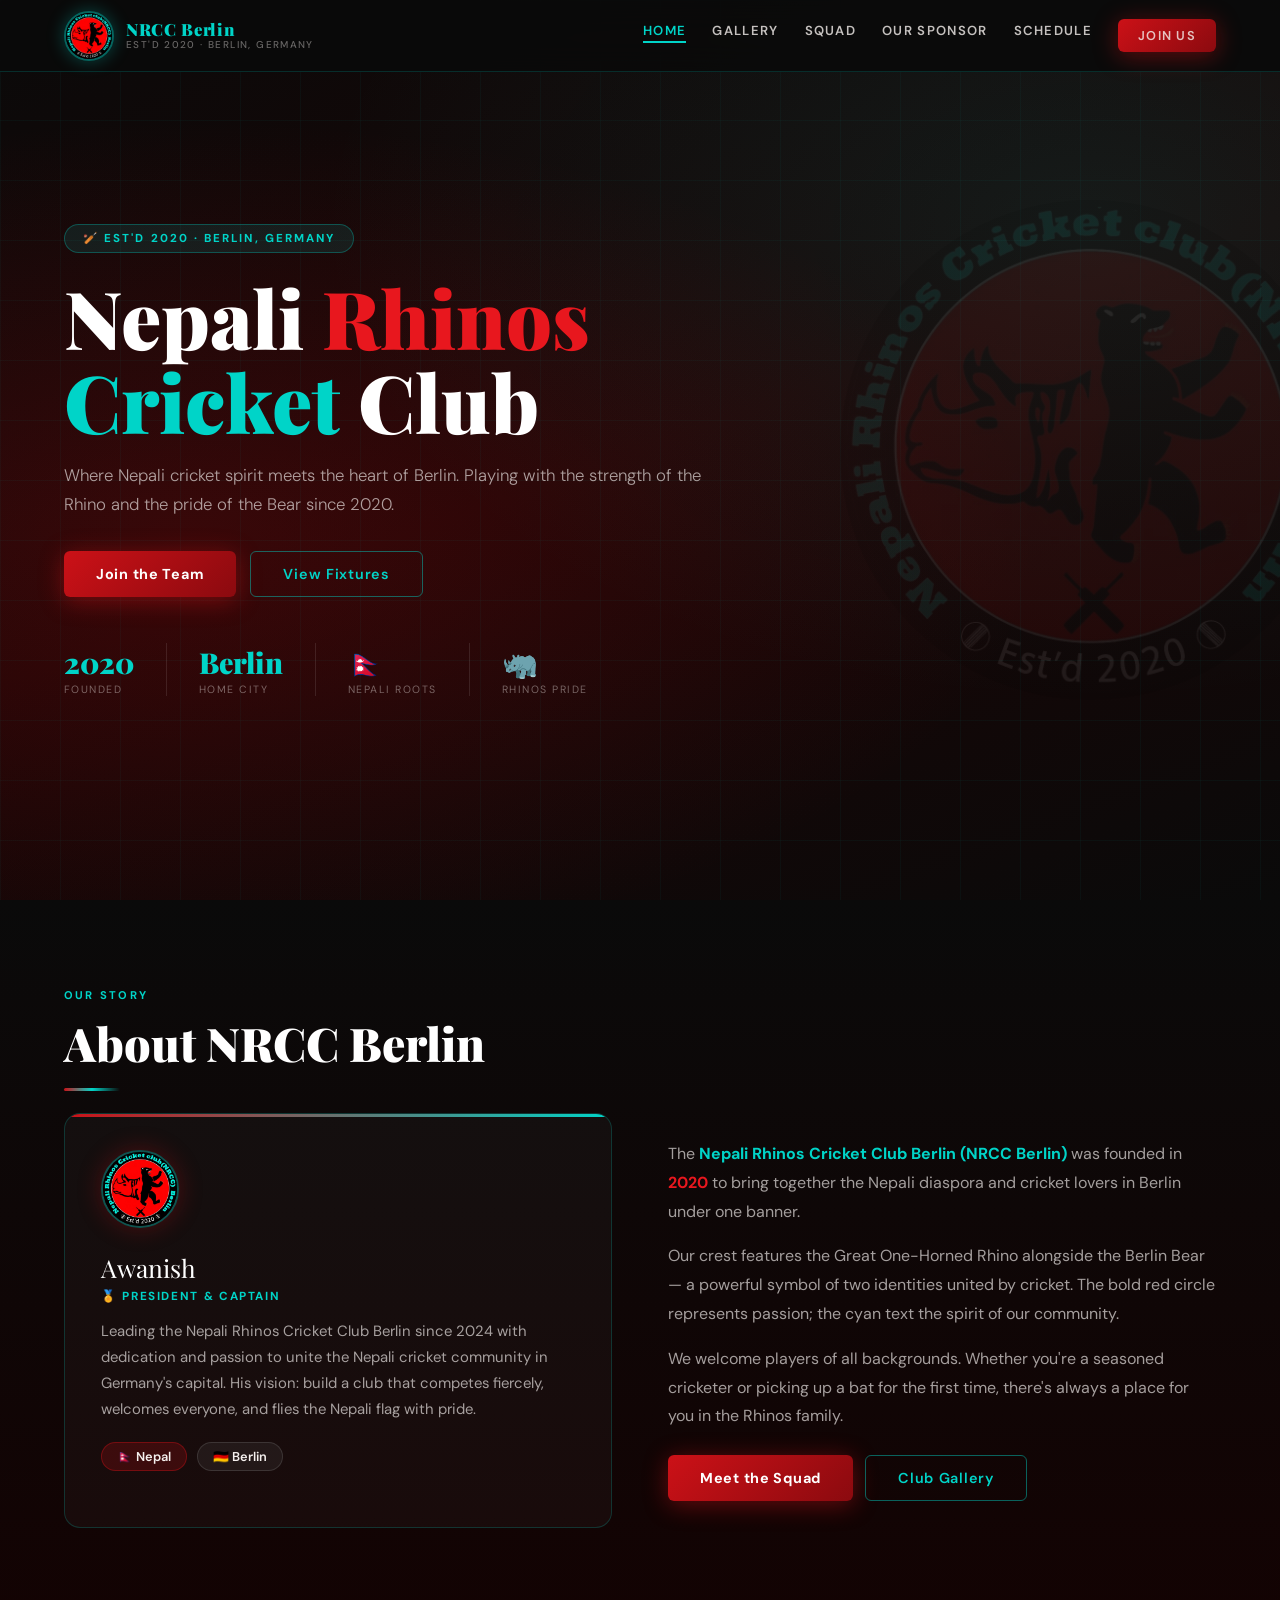
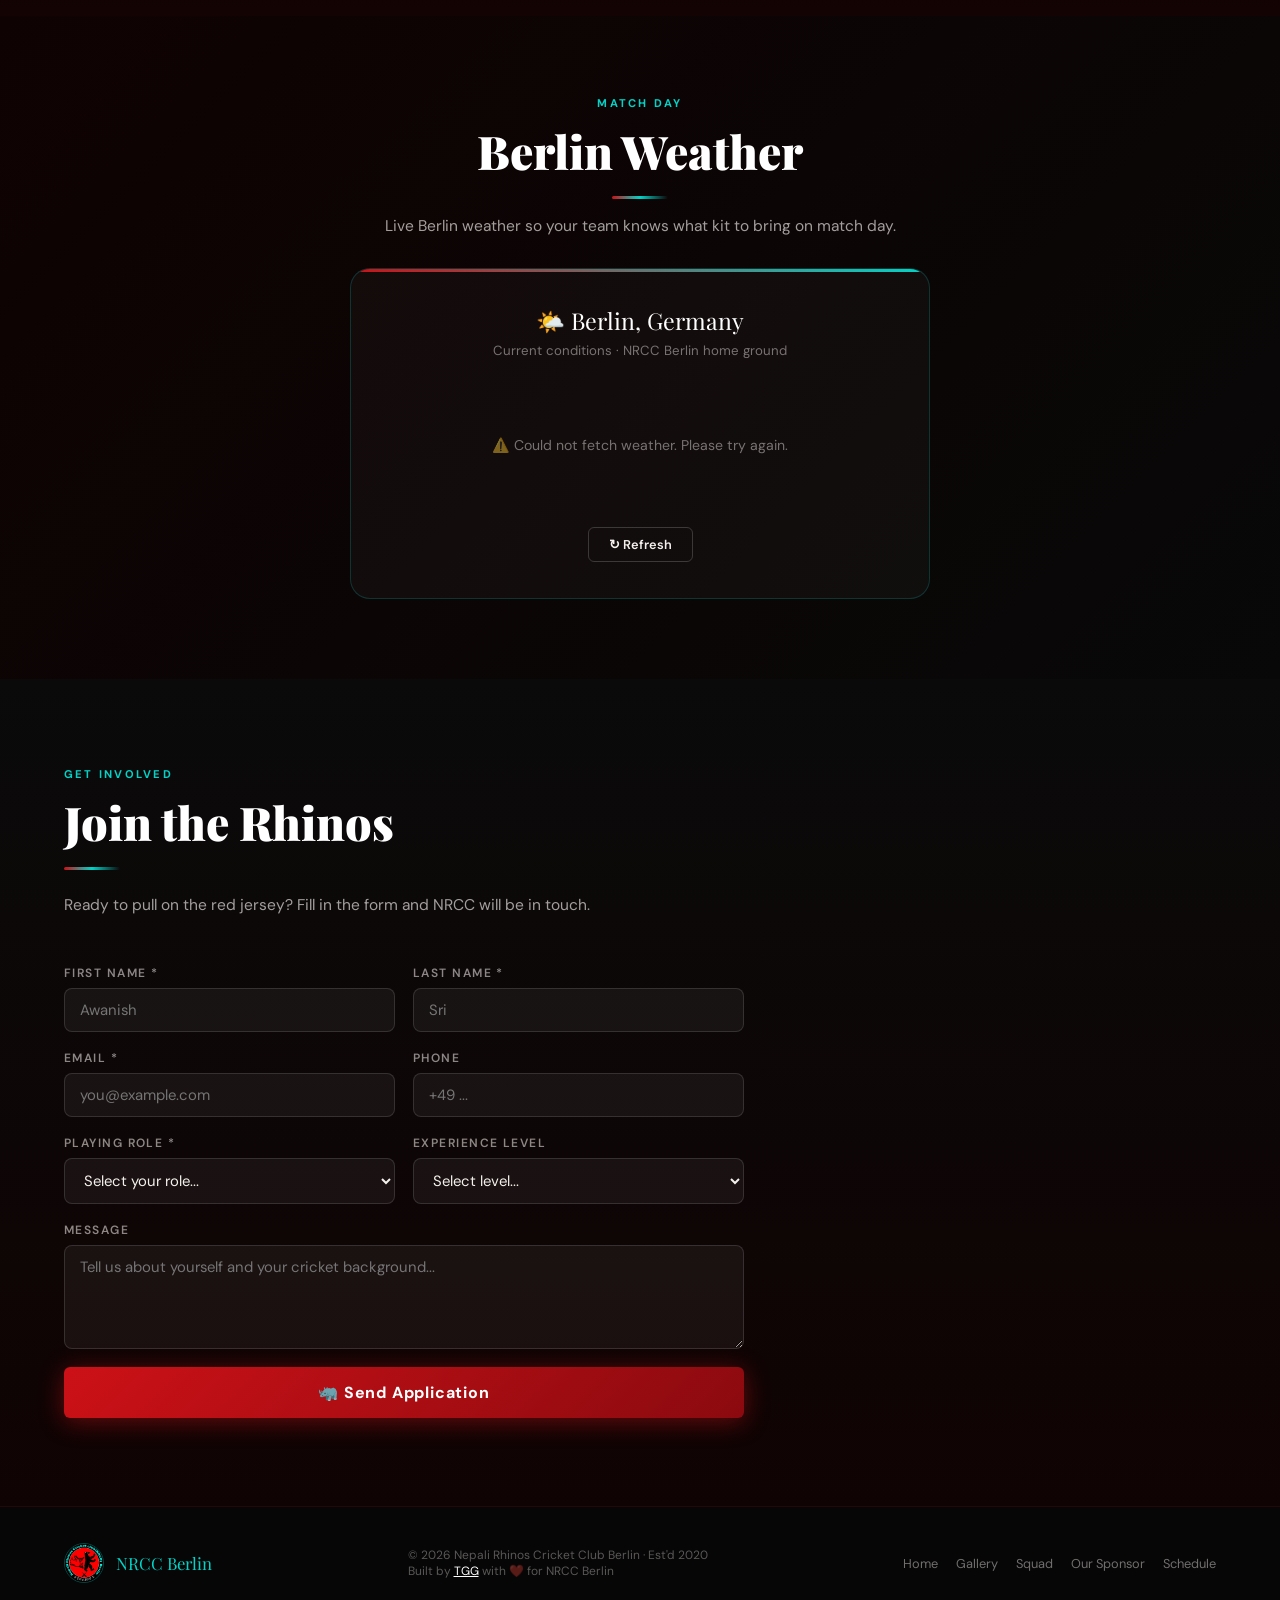
<file: index.html>
<!DOCTYPE html>
<html lang="en">
<head>
<meta charset="UTF-8"/>
<meta name="viewport" content="width=device-width, initial-scale=1.0"/>
<title>NRCC Berlin – Nepali Rhinos Cricket Club</title>
<link href="https://fonts.googleapis.com/css2?family=Playfair+Display:wght@700;900&family=DM+Sans:wght@300;400;500;600&display=swap" rel="stylesheet"/>
<link rel="stylesheet" href="css/style.css"/>
<style>
/* ---- HERO ---- */
#hero{min-height:100vh;background:radial-gradient(ellipse at 15% 60%,rgba(204,17,23,0.18) 0%,transparent 55%),radial-gradient(ellipse at 85% 25%,rgba(0,212,200,0.1) 0%,transparent 50%),linear-gradient(160deg,#0a0a0a 0%,#1a0505 50%,#0a0a0a 100%);display:flex;align-items:center;padding:120px 5% 100px;position:relative;overflow:hidden;}
.hero-grid-bg{position:absolute;inset:0;background-image:linear-gradient(rgba(0,212,200,0.04) 1px,transparent 1px),linear-gradient(90deg,rgba(0,212,200,0.04) 1px,transparent 1px);background-size:60px 60px;}
.hero-bg-logo{position:absolute;right:-60px;top:50%;transform:translateY(-50%);width:500px;height:500px;border-radius:50%;object-fit:cover;opacity:0.07;animation:float-bg 8s ease-in-out infinite;pointer-events:none;}
@keyframes float-bg{0%,100%{transform:translateY(-50%) scale(1);}50%{transform:translateY(-53%) scale(1.03);}}
.hero-content{position:relative;z-index:2;max-width:660px;}
.hero-eyebrow{display:inline-flex;align-items:center;gap:8px;background:rgba(0,212,200,0.1);border:1px solid rgba(0,212,200,0.3);border-radius:100px;padding:6px 18px;font-size:0.72rem;font-weight:700;letter-spacing:0.18em;text-transform:uppercase;color:var(--cyan);margin-bottom:22px;animation:fadeInDown 0.8s ease both;}
.hero-center-logo{width:140px;height:140px;border-radius:50%;object-fit:cover;border:3px solid rgba(0,212,200,0.5);box-shadow:0 0 40px rgba(204,17,23,0.45),0 0 80px rgba(0,212,200,0.15);margin-bottom:26px;animation:fadeInUp 0.8s ease 0.1s both,glow-pulse 6s ease-in-out infinite;}
@keyframes glow-pulse{0%,100%{box-shadow:0 0 40px rgba(204,17,23,0.45),0 0 80px rgba(0,212,200,0.15);}50%{box-shadow:0 0 65px rgba(204,17,23,0.65),0 0 110px rgba(0,212,200,0.28);}}
.hero-title{font-family:'Playfair Display',serif;font-size:clamp(2.8rem,6.5vw,5rem);font-weight:900;line-height:1.05;color:var(--white);margin-bottom:18px;animation:fadeInUp 0.9s ease 0.2s both;}
.accent-red{color:var(--red-bright);}
.accent-cyan{color:var(--cyan);}
.hero-subtitle{font-size:1.05rem;font-weight:300;color:var(--grey);line-height:1.75;margin-bottom:32px;animation:fadeInUp 0.9s ease 0.35s both;}
.hero-ctas{display:flex;gap:14px;flex-wrap:wrap;animation:fadeInUp 0.9s ease 0.5s both;}
.hero-stats{display:flex;gap:32px;flex-wrap:wrap;margin-top:46px;animation:fadeInUp 0.9s ease 0.65s both;}
.stat-item{text-align:left;}
.stat-num{font-family:'Playfair Display',serif;font-size:1.8rem;font-weight:900;color:var(--cyan);}
.stat-label{font-size:0.66rem;text-transform:uppercase;letter-spacing:0.14em;color:rgba(245,240,238,0.4);margin-top:2px;}
.stat-divider{width:1px;background:rgba(255,255,255,0.1);align-self:stretch;}

/* ---- ABOUT ---- */
#about{background:linear-gradient(180deg,#0a0a0a 0%,#130303 100%);}
.about-grid{display:grid;grid-template-columns:1fr 1fr;gap:56px;align-items:center;}
.president-card{background:rgba(255,255,255,0.03);border:1px solid rgba(0,212,200,0.2);border-radius:16px;padding:36px;position:relative;overflow:hidden;}
.president-card::before{content:'';position:absolute;top:0;left:0;right:0;height:3px;background:linear-gradient(90deg,var(--red),var(--cyan));}
.pres-logo{width:78px;height:78px;border-radius:50%;object-fit:cover;border:2px solid rgba(0,212,200,0.35);box-shadow:0 0 24px rgba(204,17,23,0.3);margin-bottom:18px;}
.president-name{font-family:'Playfair Display',serif;font-size:1.55rem;color:var(--white);margin-bottom:4px;}
.president-role{font-size:0.73rem;text-transform:uppercase;letter-spacing:0.14em;color:var(--cyan);font-weight:700;margin-bottom:14px;}
.president-bio{color:var(--grey);font-size:0.93rem;line-height:1.75;}
.about-text p{color:var(--grey);line-height:1.8;margin-bottom:16px;}
.flag-strip{display:flex;gap:10px;margin:20px 0;align-items:center;}
.flag-item{padding:5px 15px;border-radius:100px;font-size:0.8rem;font-weight:600;border:1px solid rgba(255,255,255,0.12);color:var(--cream);}
.flag-item.np{background:rgba(204,17,23,0.2);border-color:rgba(204,17,23,0.4);}
.flag-item.de{background:rgba(80,80,80,0.2);border-color:rgba(160,160,160,0.2);}

/* ---- WEATHER ---- */
#weather-section{background:linear-gradient(135deg,#0f0202 0%,#080808 100%);padding:80px 5%;}
.weather-container{max-width:580px;margin:0 auto;background:rgba(255,255,255,0.03);border:1px solid rgba(0,212,200,0.2);border-radius:20px;padding:36px;text-align:center;position:relative;overflow:hidden;}
.weather-container::before{content:'';position:absolute;top:0;left:0;right:0;height:3px;background:linear-gradient(90deg,var(--red),var(--cyan));}
.weather-title{font-family:'Playfair Display',serif;font-size:1.45rem;color:var(--white);margin-bottom:6px;}
.weather-subtitle{font-size:0.83rem;color:rgba(245,240,238,0.45);margin-bottom:26px;}
.weather-display{min-height:120px;display:flex;flex-direction:column;align-items:center;justify-content:center;}
.weather-temp{font-family:'Playfair Display',serif;font-size:3.4rem;font-weight:900;color:var(--cyan);line-height:1;}
.weather-desc{font-size:0.98rem;color:var(--grey);margin:8px 0;text-transform:capitalize;}
.weather-icon{font-size:2.8rem;margin-bottom:8px;}
.weather-details{display:flex;gap:22px;justify-content:center;margin-top:18px;flex-wrap:wrap;}
.weather-detail{text-align:center;}
.weather-detail .val{font-size:1.05rem;font-weight:700;color:var(--cream);}
.weather-detail .lbl{font-size:0.68rem;text-transform:uppercase;letter-spacing:0.1em;color:rgba(245,240,238,0.38);margin-top:2px;}
.weather-loading{color:rgba(245,240,238,0.45);font-size:0.88rem;}
.weather-refresh{margin-top:22px;background:transparent;border:1.5px solid rgba(255,255,255,0.18);color:var(--cream);padding:8px 20px;border-radius:6px;font-size:0.8rem;font-weight:600;cursor:pointer;transition:all 0.2s;font-family:'DM Sans',sans-serif;}
.weather-refresh:hover{border-color:var(--cyan);color:var(--cyan);}

/* ---- JOIN FORM ---- */
#join{background:linear-gradient(180deg,#0a0a0a 0%,#100303 100%);}
.form-grid{display:grid;grid-template-columns:1fr 1fr;gap:18px;}
.form-group{display:flex;flex-direction:column;gap:7px;}
.form-group.full{grid-column:1/-1;}
.form-group label{font-size:0.75rem;text-transform:uppercase;letter-spacing:0.12em;color:rgba(245,240,238,0.55);font-weight:600;}
.form-group input,.form-group select,.form-group textarea{background:rgba(255,255,255,0.05);border:1.5px solid rgba(255,255,255,0.13);border-radius:8px;padding:11px 15px;color:var(--cream);font-size:0.93rem;font-family:'DM Sans',sans-serif;outline:none;transition:all 0.2s;resize:vertical;}
.form-group input:focus,.form-group select:focus,.form-group textarea:focus{border-color:var(--cyan);background:rgba(0,212,200,0.05);box-shadow:0 0 0 3px rgba(0,212,200,0.1);}
.form-group input.error,.form-group select.error{border-color:var(--red);background:rgba(204,17,23,0.07);}
.form-group select option{background:#1a0505;}
.error-msg{font-size:0.76rem;color:#ff7a7f;display:none;margin-top:2px;}
.error-msg.show{display:block;}
.form-success{display:none;background:rgba(0,212,200,0.1);border:1.5px solid rgba(0,212,200,0.35);border-radius:10px;padding:20px;text-align:center;color:var(--cyan);font-weight:600;margin-top:18px;}
.form-success.show{display:block;}

@media(max-width:900px){
  .about-grid{grid-template-columns:1fr;}
  .form-grid{grid-template-columns:1fr;}
  .form-group.full{grid-column:1;}
  .hero-bg-logo{width:280px;height:280px;right:-30px;}
}
</style>
</head>
<body>

<!-- NAV -->
<nav id="navbar">
  <a class="nav-logo" href="index.html">
    <img class="nav-logo-img" src="lib/nrcc-logo.png" alt="NRCC Berlin Logo"/>
    <div class="nav-logo-text">
      <span class="nav-logo-main">NRCC Berlin</span>
      <span class="nav-logo-sub">Est'd 2020 &middot; Berlin, Germany</span>
    </div>
  </a>
  <ul class="nav-links" id="navLinks">
    <li><a href="index.html">Home</a></li>
    <li><a href="gallery.html">Gallery</a></li>
    <li><a href="squad.html">Squad</a></li>
    <li><a href="sponsor.html">Our Sponsor</a></li>
    <li><a href="schedule.html">Schedule</a></li>
    <li><a href="index.html#join" class="btn-primary" style="padding:8px 20px;font-size:0.8rem;">Join Us</a></li>
  </ul>
  <div class="hamburger" onclick="toggleMenu()"><span></span><span></span><span></span></div>
</nav>

<!-- HERO -->
<section id="hero">
  <div class="hero-grid-bg"></div>
  <img class="hero-bg-logo" src="lib/nrcc-logo.png" alt=""/>
  <div class="hero-content">
    <div class="hero-eyebrow">🏏 Est'd 2020 &middot; Berlin, Germany</div>
    <h1 class="hero-title">Nepali <span class="accent-red">Rhinos</span><br/><span class="accent-cyan">Cricket</span> Club</h1>
    <p class="hero-subtitle">Where Nepali cricket spirit meets the heart of Berlin. Playing with the strength of the Rhino and the pride of the Bear since 2020.</p>
    <div class="hero-ctas">
      <a class="btn-primary" href="#join">Join the Team</a>
      <a class="btn-secondary" href="schedule.html">View Fixtures</a>
    </div>
    <div class="hero-stats">
      <div class="stat-item"><div class="stat-num">2020</div><div class="stat-label">Founded</div></div>
      <div class="stat-divider"></div>
      <div class="stat-item"><div class="stat-num">Berlin</div><div class="stat-label">Home City</div></div>
      <div class="stat-divider"></div>
      <div class="stat-item"><div class="stat-num">&#127475;&#127477;</div><div class="stat-label">Nepali Roots</div></div>
      <div class="stat-divider"></div>
      <div class="stat-item"><div class="stat-num">🦏</div><div class="stat-label">Rhinos Pride</div></div>
    </div>
  </div>
</section>

<!-- ABOUT -->
<section id="about">
  <div class="reveal">
    <div class="section-label">Our Story</div>
    <h2 class="section-title">About NRCC Berlin</h2>
    <div class="divider"></div>
  </div>
  <div class="about-grid">
    <div class="president-card reveal">
      <img class="pres-logo" src="lib/nrcc-logo.png" alt="NRCC Logo"/>
      <div class="president-name">Awanish</div>
      <div class="president-role">🏅 President &amp; Captain</div>
      <p class="president-bio">Leading the Nepali Rhinos Cricket Club Berlin since 2024 with dedication and passion to unite the Nepali cricket community in Germany's capital. His vision: build a club that competes fiercely, welcomes everyone, and flies the Nepali flag with pride.</p>
      <div class="flag-strip">
        <div class="flag-item np">🇳🇵 Nepal</div>
        <div class="flag-item de">🇩🇪 Berlin</div>
      </div>
    </div>
    <div class="about-text reveal">
      <p>The <strong style="color:var(--cyan)">Nepali Rhinos Cricket Club Berlin (NRCC Berlin)</strong> was founded in <strong style="color:var(--red-bright)">2020</strong> to bring together the Nepali diaspora and cricket lovers in Berlin under one banner.</p>
      <p>Our crest features the Great One-Horned Rhino alongside the Berlin Bear &mdash; a powerful symbol of two identities united by cricket. The bold red circle represents passion; the cyan text the spirit of our community.</p>
      <p>We welcome players of all backgrounds. Whether you're a seasoned cricketer or picking up a bat for the first time, there's always a place for you in the Rhinos family.</p>
      <div style="margin-top:24px;display:flex;gap:12px;flex-wrap:wrap;">
        <a class="btn-primary" href="squad.html">Meet the Squad</a>
        <a class="btn-secondary" href="gallery.html">Club Gallery</a>
      </div>
    </div>
  </div>
</section>

<!-- WEATHER -->
<section id="weather-section">
  <div class="reveal" style="text-align:center;margin-bottom:28px;">
    <div class="section-label">Match Day</div>
    <h2 class="section-title">Berlin Weather</h2>
    <div class="divider" style="margin:14px auto;"></div>
    <p class="section-sub" style="margin:0 auto;text-align:center;">Live Berlin weather so your team knows what kit to bring on match day.</p>
  </div>
  <div class="weather-container reveal">
    <div class="weather-title">🌤️ Berlin, Germany</div>
    <div class="weather-subtitle">Current conditions &middot; NRCC Berlin home ground</div>
    <div class="weather-display" id="weatherDisplay"><div class="weather-loading">Fetching weather data...</div></div>
    <button class="weather-refresh" onclick="fetchWeather()">&#8635; Refresh</button>
  </div>
</section>

<!-- JOIN -->
<section id="join">
  <div class="reveal">
    <div class="section-label">Get Involved</div>
    <h2 class="section-title">Join the Rhinos</h2>
    <div class="divider"></div>
    <p class="section-sub">Ready to pull on the red jersey? Fill in the form and NRCC will be in touch.</p>
  </div>
  <div class="reveal" style="max-width:680px;">
    <div class="form-grid" id="joinForm">
      <div class="form-group">
        <label>First Name *</label>
        <input type="text" id="fname" placeholder="Awanish"/>
        <span class="error-msg" id="fname-err">Please enter your first name.</span>
      </div>
      <div class="form-group">
        <label>Last Name *</label>
        <input type="text" id="lname" placeholder="Sri"/>
        <span class="error-msg" id="lname-err">Please enter your last name.</span>
      </div>
      <div class="form-group">
        <label>Email *</label>
        <input type="email" id="email" placeholder="you@example.com"/>
        <span class="error-msg" id="email-err">Please enter a valid email.</span>
      </div>
      <div class="form-group">
        <label>Phone</label>
        <input type="tel" id="phone" placeholder="+49 ..."/>
      </div>
      <div class="form-group">
        <label>Playing Role *</label>
        <select id="role">
          <option value="">Select your role...</option>
          <option>Batsman</option><option>Bowler</option>
          <option>All-Rounder</option><option>Wicketkeeper</option>
        </select>
        <span class="error-msg" id="role-err">Please select a playing role.</span>
      </div>
      <div class="form-group">
        <label>Experience Level</label>
        <select id="exp">
          <option value="">Select level...</option>
          <option>Beginner</option><option>Intermediate</option>
          <option>Advanced</option><option>Professional</option>
        </select>
      </div>
      <div class="form-group full">
        <label>Message</label>
        <textarea id="message" rows="4" placeholder="Tell us about yourself and your cricket background..."></textarea>
      </div>
      <div class="form-group full">
        <button class="btn-primary" onclick="submitForm()" style="width:100%;padding:15px;font-size:1rem;">🦏 Send Application</button>
      </div>
    </div>
    <div class="form-success" id="formSuccess">
      ✅ Thank you! Your application has been received. NRCC Berlin Team will be in touch soon. Welcome to the Rhinos! 🦏
    </div>
  </div>
</section>

<!-- MODALS -->
<div class="modal-overlay" id="ground-modal" onclick="closeModalOutside(event,'ground-modal')">
  <div class="modal">
    <button class="modal-close" onclick="closeModal('ground-modal')">&#10005;</button>
    <div class="modal-title">📍 Home Ground</div><div class="divider"></div>
    <div class="modal-body"><p>NRCC Berlin plays home matches at local cricket grounds around Berlin. Contact NRCC for specific match day locations.</p></div>
  </div>
</div>
<div class="modal-overlay" id="history-modal" onclick="closeModalOutside(event,'history-modal')">
  <div class="modal">
    <button class="modal-close" onclick="closeModal('history-modal')">&#10005;</button>
    <div class="modal-title">📖 Club History</div><div class="divider"></div>
    <div class="modal-body">
      <p>Founded in <strong style="color:var(--cyan)">2020</strong>, NRCC Berlin was born from a desire to bring the Nepali cricket community together in Germany's capital.</p>
      <br/><p>Our badge unites Nepal's Great One-Horned Rhinoceros with the Berlin Bear &mdash; strength representing our dual identity. 🦏</p>
    </div>
  </div>
</div>

<!-- FOOTER -->
<footer>
  <div class="footer-logo-wrap">
    <img class="footer-logo-img" src="lib/nrcc-logo.png" alt="NRCC"/>
    <span class="footer-logo-text">NRCC Berlin</span>
  </div>
  <div class="footer-copy">
    <div>&copy; 2026 Nepali Rhinos Cricket Club Berlin &middot; Est'd 2020</div>
    <div class="footer-copy"> Built by <a href="https://thegermanguy.org/?ref=nrcc" style="color:white">TGG</a> with ❤️ for NRCC Berlin </div>
  </div>
  <div class="footer-links">
    <a href="index.html">Home</a>
    <a href="gallery.html">Gallery</a>
    <a href="squad.html">Squad</a>
    <a href="sponsor.html">Our Sponsor</a>
    <a href="schedule.html">Schedule</a>
  </div>
</footer>

<script src="js/shared.js"></script>
<script>
async function fetchWeather(){
  const d=document.getElementById('weatherDisplay');
  d.innerHTML='<div class="weather-loading">⏳ Fetching live data...</div>';
  try{
    const r=await fetch('https://api.open-meteo.com/v1/forecast?latitude=52.52&longitude=13.405&current=temperature_2m,relative_humidity_2m,wind_speed_10m,weather_code&wind_speed_unit=kmh');
    const data=await r.json();const c=data.current;
    const temp=Math.round(c.temperature_2m),humidity=c.relative_humidity_2m,wind=Math.round(c.wind_speed_10m),code=c.weather_code;
    const icons={0:'☀️',1:'🌤️',2:'⛅',3:'☁️',45:'🌫️',48:'🌫️',51:'🌦️',53:'🌦️',55:'🌧️',61:'🌧️',63:'🌧️',65:'🌧️',71:'🌨️',73:'🌨️',75:'❄️',80:'🌦️',81:'🌧️',82:'⛈️',95:'⛈️'};
    const descs={0:'Clear sky',1:'Mainly clear',2:'Partly cloudy',3:'Overcast',45:'Foggy',48:'Icy fog',51:'Light drizzle',53:'Moderate drizzle',55:'Dense drizzle',61:'Slight rain',63:'Moderate rain',65:'Heavy rain',71:'Slight snow',73:'Moderate snow',75:'Heavy snow',80:'Slight showers',81:'Moderate showers',82:'Heavy showers',95:'Thunderstorm'};
    d.innerHTML=`<div class="weather-icon">${icons[code]||'🌡️'}</div><div class="weather-temp">${temp}°C</div><div class="weather-desc">${descs[code]||'Variable'}</div><div class="weather-details"><div class="weather-detail"><div class="val">💧 ${humidity}%</div><div class="lbl">Humidity</div></div><div class="weather-detail"><div class="val">💨 ${wind} km/h</div><div class="lbl">Wind</div></div><div class="weather-detail"><div class="val">${temp>18?'🏏 Play!':'🧥 Layer up'}</div><div class="lbl">Match Ready?</div></div></div>`;
  }catch(e){d.innerHTML='<div class="weather-loading">⚠️ Could not fetch weather. Please try again.</div>';}
}
fetchWeather();

function submitForm(){
  let valid=true;
  [{id:'fname',err:'fname-err',check:v=>v.trim().length>1},{id:'lname',err:'lname-err',check:v=>v.trim().length>1},{id:'email',err:'email-err',check:v=>/^[^\s@]+@[^\s@]+\.[^\s@]+$/.test(v)},{id:'role',err:'role-err',check:v=>v!==''}].forEach(f=>{
    const el=document.getElementById(f.id),err=document.getElementById(f.err);
    if(!f.check(el.value)){el.classList.add('error');err.classList.add('show');valid=false;}
    else{el.classList.remove('error');err.classList.remove('show');}
  });
  if(valid){document.getElementById('joinForm').style.display='none';document.getElementById('formSuccess').classList.add('show');}
}
['fname','lname','email','role'].forEach(id=>{
  const el=document.getElementById(id);
  if(el)el.addEventListener('input',()=>{el.classList.remove('error');document.getElementById(id+'-err').classList.remove('show');});
});
</script>
</body>
</html>
</file>
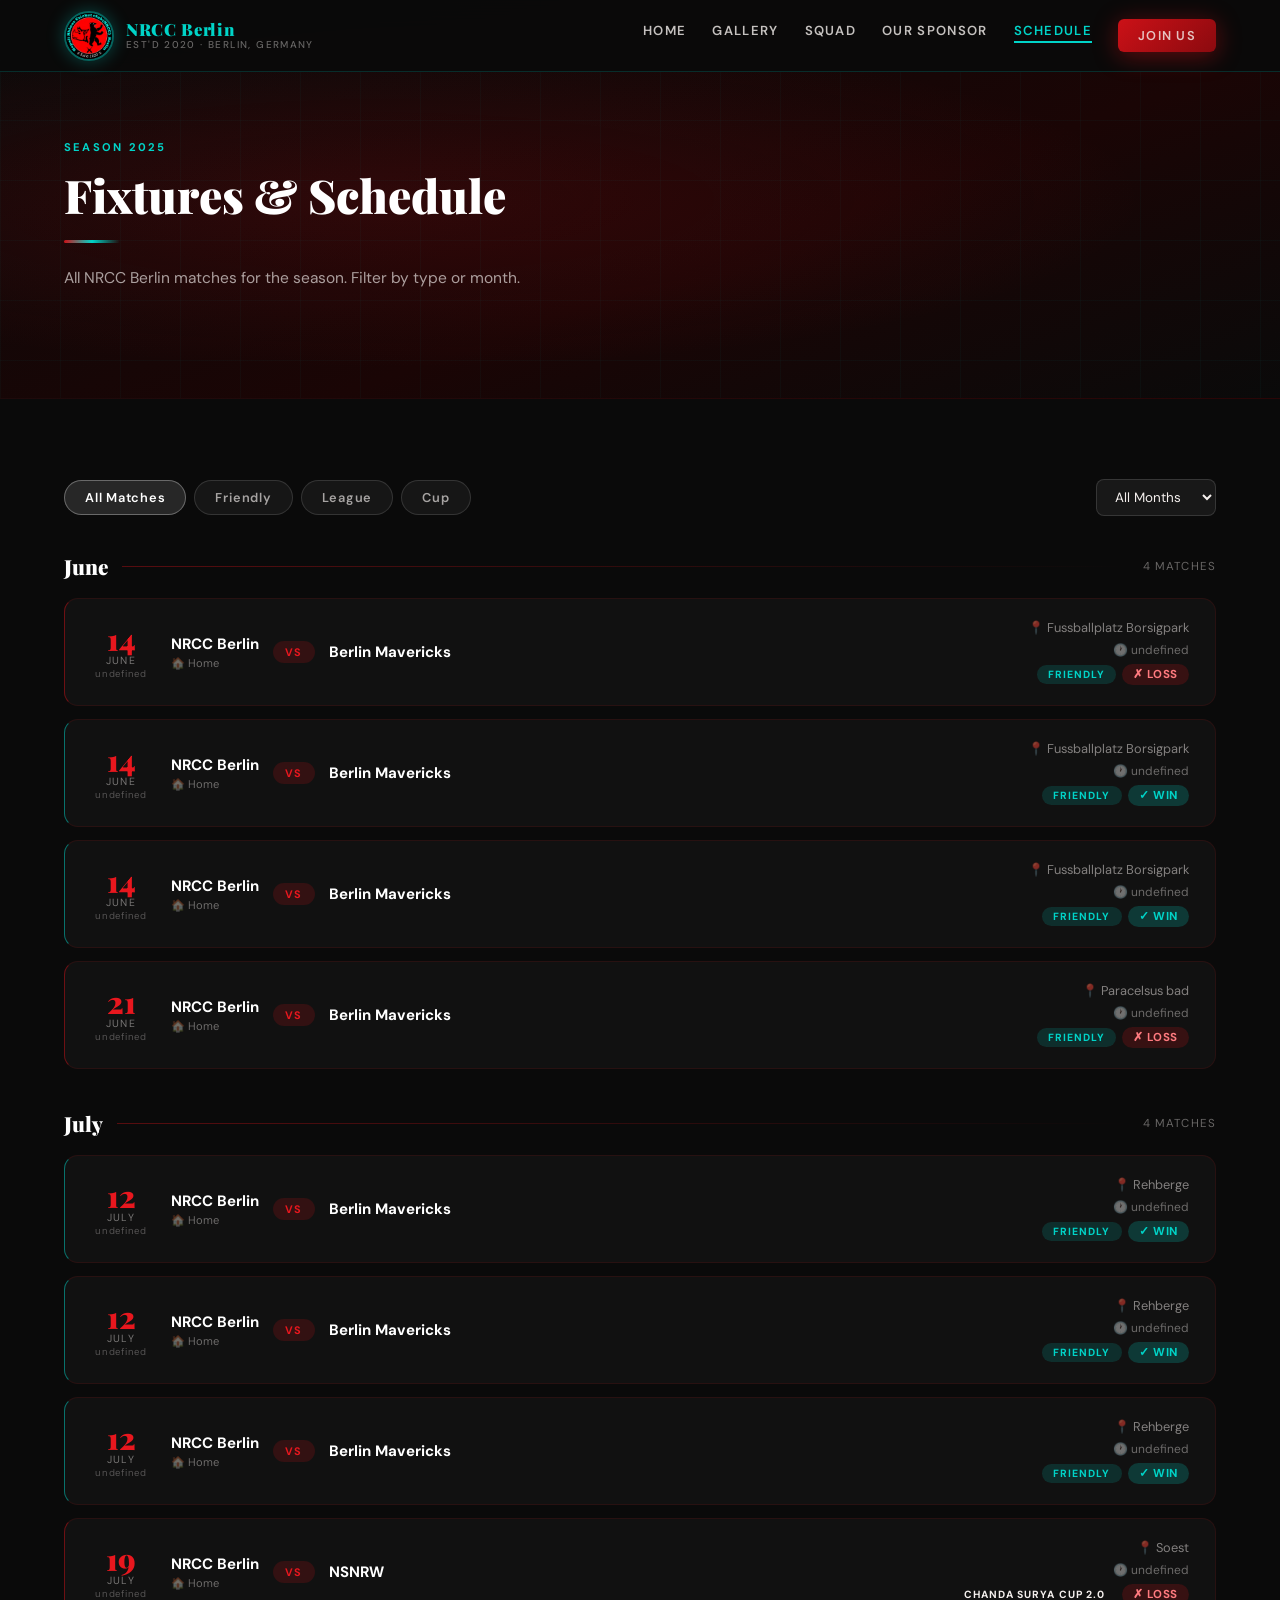
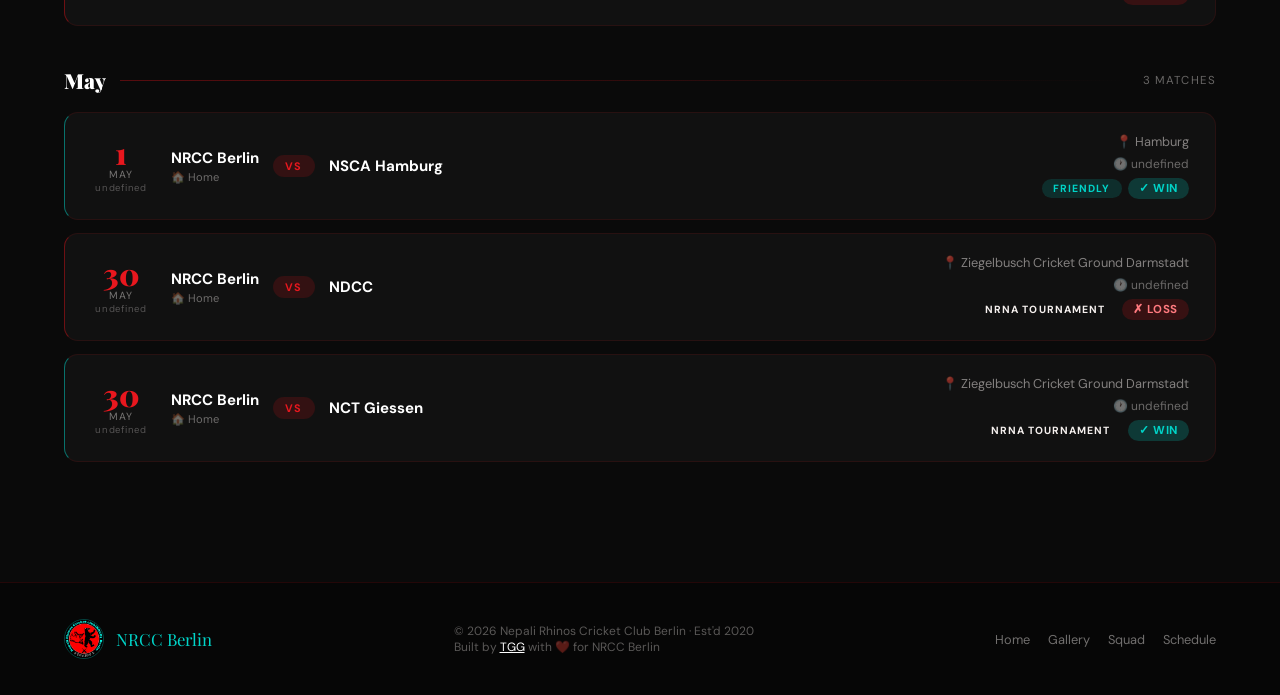
<file: schedule.html>
<!DOCTYPE html>
<html lang="en">
<head>
<meta charset="UTF-8"/>
<meta name="viewport" content="width=device-width, initial-scale=1.0"/>
<title>Schedule – NRCC Berlin</title>
<link href="https://fonts.googleapis.com/css2?family=Playfair+Display:wght@700;900&family=DM+Sans:wght@300;400;500;600&display=swap" rel="stylesheet"/>
<link rel="stylesheet" href="css/style.css"/>
<style>
.page-hero{padding:140px 5% 60px;background:radial-gradient(ellipse at 30% 50%,rgba(204,17,23,0.15) 0%,transparent 60%),linear-gradient(160deg,#0a0a0a,#1a0505 60%,#0a0a0a);border-bottom:1px solid rgba(204,17,23,0.1);position:relative;overflow:hidden;}
.page-hero-grid{position:absolute;inset:0;background-image:linear-gradient(rgba(0,212,200,0.03) 1px,transparent 1px),linear-gradient(90deg,rgba(0,212,200,0.03) 1px,transparent 1px);background-size:60px 60px;}
.page-hero-content{position:relative;z-index:2;}

/* ---- SCHEDULE ---- */
#schedule-section{background:#0a0a0a;padding:80px 5%;}

/* Filter tabs */
.schedule-controls{display:flex;flex-wrap:wrap;gap:10px;margin-bottom:36px;align-items:center;justify-content:space-between;}
.type-filters{display:flex;gap:8px;flex-wrap:wrap;}
.type-btn{padding:8px 20px;border-radius:100px;background:rgba(255,255,255,0.05);border:1.5px solid rgba(255,255,255,0.13);color:rgba(245,240,238,0.65);font-size:0.8rem;font-weight:600;letter-spacing:0.06em;cursor:pointer;transition:all 0.2s;font-family:'DM Sans',sans-serif;}
.type-btn.all.active,.type-btn.all:hover{background:rgba(255,255,255,0.12);border-color:rgba(255,255,255,0.3);color:var(--white);}
.type-btn.friendly.active,.type-btn.friendly:hover{background:rgba(0,212,200,0.15);border-color:var(--cyan);color:var(--cyan);}
.type-btn.league.active,.type-btn.league:hover{background:rgba(204,17,23,0.2);border-color:var(--red);color:#ff7a7f;}
.type-btn.cup.active,.type-btn.cup:hover{background:rgba(255,215,0,0.15);border-color:#ffd700;color:#ffd700;}
.month-select{background:rgba(255,255,255,0.06);border:1.5px solid rgba(255,255,255,0.13);border-radius:8px;padding:8px 14px;color:var(--cream);font-size:0.84rem;font-family:'DM Sans',sans-serif;outline:none;cursor:pointer;transition:border-color 0.2s;}
.month-select:focus{border-color:var(--cyan);}
.month-select option{background:#1a0505;}

/* Month group header */
.month-group{margin-bottom:40px;}
.month-header{display:flex;align-items:center;gap:14px;margin-bottom:18px;}
.month-label{font-family:'Playfair Display',serif;font-size:1.3rem;font-weight:900;color:var(--white);}
.month-line{flex:1;height:1px;background:linear-gradient(90deg,rgba(204,17,23,0.4),transparent);}
.month-count{font-size:0.72rem;text-transform:uppercase;letter-spacing:0.1em;color:rgba(245,240,238,0.4);}

/* Fixture cards */
.fixtures-grid{display:grid;gap:13px;}
.fixture-card{background:rgba(255,255,255,0.03);border:1px solid rgba(204,17,23,0.12);border-radius:14px;padding:20px 26px;display:flex;align-items:center;gap:20px;flex-wrap:wrap;transition:all 0.3s;position:relative;overflow:hidden;}
.fixture-card::before{content:'';position:absolute;left:0;top:0;bottom:0;width:3px;background:transparent;transition:background 0.2s;}
.fixture-card:hover{border-color:rgba(0,212,200,0.3);background:rgba(255,255,255,0.05);transform:translateX(4px);}
.fixture-card:hover::before{background:var(--cyan);}
.fixture-card.result-win{border-left-color:rgba(0,212,200,0.5);}
.fixture-card.result-loss{border-left-color:rgba(204,17,23,0.5);}

/* Date block */
.fixture-date{text-align:center;min-width:60px;flex-shrink:0;}
.fixture-date .day{font-family:'Playfair Display',serif;font-size:1.9rem;font-weight:900;color:var(--red-bright);line-height:1;}
.fixture-date .month{font-size:0.65rem;text-transform:uppercase;letter-spacing:0.12em;color:rgba(245,240,238,0.45);}
.fixture-date .year{font-size:0.6rem;color:rgba(245,240,238,0.3);letter-spacing:0.08em;}

/* VS block */
.fixture-vs{flex:1;display:flex;align-items:center;gap:14px;min-width:0;}
.team-block{display:flex;flex-direction:column;gap:2px;}
.team-name{font-weight:700;color:var(--white);font-size:0.94rem;white-space:nowrap;}
.team-sub{font-size:0.7rem;color:rgba(245,240,238,0.4);}
.vs-badge{padding:4px 12px;background:rgba(204,17,23,0.18);border-radius:100px;font-size:0.68rem;font-weight:700;letter-spacing:0.12em;color:var(--red-bright);text-transform:uppercase;flex-shrink:0;}

/* Meta */
.fixture-meta{display:flex;flex-direction:column;align-items:flex-end;gap:6px;flex-shrink:0;}
.fixture-venue{font-size:0.8rem;color:rgba(245,240,238,0.5);text-align:right;}
.fixture-time{font-size:0.75rem;color:rgba(245,240,238,0.4);}
.fixture-type{font-size:0.65rem;padding:3px 11px;border-radius:100px;font-weight:700;letter-spacing:0.1em;text-transform:uppercase;display:inline-block;}
.fixture-type.friendly{background:rgba(0,212,200,0.15);color:var(--cyan);}
.fixture-type.league{background:rgba(204,17,23,0.2);color:#ff7a7f;}
.fixture-type.cup{background:rgba(255,215,0,0.15);color:#ffd700;}

/* Result badge */
.result-badge{font-size:0.72rem;font-weight:700;padding:3px 11px;border-radius:100px;letter-spacing:0.06em;text-transform:uppercase;}
.result-badge.win{background:rgba(0,212,200,0.2);color:var(--cyan);}
.result-badge.loss{background:rgba(204,17,23,0.2);color:#ff7a7f;}
.result-badge.draw{background:rgba(255,215,0,0.15);color:#ffd700;}

/* No fixtures */
.no-fixtures{text-align:center;padding:56px;color:rgba(245,240,238,0.35);font-size:1rem;}

/* NEXT MATCH BANNER */
.next-match-banner{background:linear-gradient(135deg,rgba(204,17,23,0.15),rgba(0,212,200,0.08));border:1px solid rgba(0,212,200,0.25);border-radius:16px;padding:28px 32px;margin-bottom:48px;display:flex;align-items:center;gap:24px;flex-wrap:wrap;position:relative;overflow:hidden;}
.next-match-banner::before{content:'';position:absolute;top:0;left:0;right:0;height:3px;background:linear-gradient(90deg,var(--red),var(--cyan));}
.next-label{font-size:0.68rem;text-transform:uppercase;letter-spacing:0.2em;color:var(--cyan);font-weight:700;margin-bottom:4px;}
.next-teams{font-family:'Playfair Display',serif;font-size:1.6rem;font-weight:900;color:var(--white);}
.next-details{display:flex;gap:18px;margin-top:8px;flex-wrap:wrap;}
.next-detail{font-size:0.82rem;color:var(--grey);display:flex;align-items:center;gap:6px;}
.next-countdown{margin-left:auto;text-align:center;}
.countdown-num{font-family:'Playfair Display',serif;font-size:2.4rem;font-weight:900;color:var(--cyan);line-height:1;}
.countdown-lbl{font-size:0.65rem;text-transform:uppercase;letter-spacing:0.14em;color:rgba(245,240,238,0.4);}

@media(max-width:900px){
  .fixture-card{flex-direction:column;align-items:flex-start;gap:12px;}
  .fixture-meta{align-items:flex-start;}
  .next-countdown{margin-left:0;}
}
</style>
</head>
<body>

<!-- NAV -->
<nav id="navbar">
  <a class="nav-logo" href="index.html">
    <img class="nav-logo-img" src="lib/nrcc-logo.png" alt="NRCC Berlin Logo"/>
    <div class="nav-logo-text">
      <span class="nav-logo-main">NRCC Berlin</span>
      <span class="nav-logo-sub">Est'd 2020 &middot; Berlin, Germany</span>
    </div>
  </a>
  <ul class="nav-links" id="navLinks">
    <li><a href="index.html">Home</a></li>
    <li><a href="gallery.html">Gallery</a></li>
    <li><a href="squad.html">Squad</a></li>
    <li><a href="sponsor.html">Our Sponsor</a></li>
    <li><a href="schedule.html">Schedule</a></li>
    <li><a href="index.html#join" class="btn-primary" style="padding:8px 20px;font-size:0.8rem;">Join Us</a></li>
  </ul>
  <div class="hamburger" onclick="toggleMenu()"><span></span><span></span><span></span></div>
</nav>

<!-- PAGE HERO -->
<div class="page-hero">
  <div class="page-hero-grid"></div>
  <div class="page-hero-content reveal">
    <div class="section-label">Season 2025</div>
    <h1 class="section-title">Fixtures &amp; Schedule</h1>
    <div class="divider"></div>
    <p class="section-sub">All NRCC Berlin matches for the season. Filter by type or month.</p>
  </div>
</div>

<!-- SCHEDULE -->
<section id="schedule-section">

  <!-- NEXT MATCH BANNER -->
  <div class="next-match-banner reveal" id="nextMatchBanner"></div>

  <!-- CONTROLS -->
  <div class="schedule-controls reveal">
    <div class="type-filters">
      <button class="type-btn all active" data-type="all" onclick="setTypeFilter(this)">All Matches</button>
      <button class="type-btn friendly" data-type="friendly" onclick="setTypeFilter(this)">Friendly</button>
      <button class="type-btn league" data-type="league" onclick="setTypeFilter(this)">League</button>
      <button class="type-btn cup" data-type="cup" onclick="setTypeFilter(this)">Cup</button>
    </div>
    <select class="month-select" id="monthSelect" onchange="renderSchedule()">
      <option value="all">All Months</option>
      <option value="Apr">April</option>
      <option value="May">May</option>
      <option value="Jun">June</option>
      <option value="Jul">July</option>
      <option value="Aug">August</option>
      <option value="Sep">September</option>
    </select>
  </div>

  <div id="scheduleContainer"></div>
</section>

<!-- FOOTER -->
<footer>
  <div class="footer-logo-wrap">
    <img class="footer-logo-img" src="lib/nrcc-logo.png" alt="NRCC"/>
    <span class="footer-logo-text">NRCC Berlin</span>
  </div>
  <div class="footer-copy">
    <div>&copy; 2026 Nepali Rhinos Cricket Club Berlin &middot; Est'd 2020</div>
    <div class="footer-copy"> Built by <a href="https://thegermanguy.org/?ref=nrcc" style="color:white">TGG</a> with ❤️ for NRCC Berlin </div>
  </div>
  <div class="footer-links">
    <a href="index.html">Home</a>
    <a href="gallery.html">Gallery</a>
    <a href="squad.html">Squad</a>
    <a href="schedule.html">Schedule</a>
  </div>
</footer>

<script src="js/shared.js"></script>
<script>
// ---- FIXTURE DATA ----
// Add more fixtures here. result: 'win'|'loss'|'draw'|'' (upcoming)
const fixtures = [
  {day:"1",month:"May",home:"NRCC Berlin",away:"NSCA Hamburg",venue:"Hamburg",type:"friendly",result: 'win'},  
  {day:"30",month:"May",home:"NRCC Berlin",away:"NDCC",venue:"Ziegelbusch Cricket Ground Darmstadt",type:"NRNA Tournament",result: 'loss'},
  {day:"30",month:"May",home:"NRCC Berlin",away:"NCT Giessen",venue:"Ziegelbusch Cricket Ground Darmstadt",type:"NRNA Tournament",result: 'win'},
  {day:"14",month:"June",home:"NRCC Berlin",away:"Berlin Mavericks",venue:"Fussballplatz Borsigpark",type:"friendly",result: 'loss'},
  {day:"14",month:"June",home:"NRCC Berlin",away:"Berlin Mavericks",venue:"Fussballplatz Borsigpark",type:"friendly",result: 'win'},
  {day:"14",month:"June",home:"NRCC Berlin",away:"Berlin Mavericks",venue:"Fussballplatz Borsigpark",type:"friendly",result: 'win'},
  {day:"21",month:"June",home:"NRCC Berlin",away:"Berlin Mavericks",venue:"Paracelsus bad",type:"friendly",result: 'loss'},
  {day:"12",month:"July",home:"NRCC Berlin",away:"Berlin Mavericks",venue:"Rehberge",type:"friendly",result: 'win'},
  {day:"12",month:"July",home:"NRCC Berlin",away:"Berlin Mavericks",venue:"Rehberge",type:"friendly",result: 'win'},
  {day:"12",month:"July",home:"NRCC Berlin",away:"Berlin Mavericks",venue:"Rehberge",type:"friendly",result: 'win'},
  {day:"19",month:"July",home:"NRCC Berlin",away:"NSNRW",venue:"Soest",type:"Chanda Surya Cup 2.0",result: 'loss'},
];

const monthOrder = ["Jan","Feb","Mar","Apr","May","Jun","Jul","Aug","Sep","Oct","Nov","Dec"];
let activeType = 'all';

// ---- NEXT MATCH BANNER ----
function buildNextMatchBanner() {
  const today = new Date();
  const upcoming = fixtures
    .filter(f => !f.result)
    .map(f => ({ ...f, date: new Date(`${f.month} ${f.day} ${f.year}`) }))
    .filter(f => f.date >= today)
    .sort((a,b) => a.date - b.date);

  const banner = document.getElementById('nextMatchBanner');
  if (!upcoming.length) { banner.style.display = 'none'; return; }

  const next = upcoming[0];
  const diff = Math.ceil((next.date - today) / (1000*60*60*24));
  const isHome = next.home === 'NRCC Berlin';

  banner.innerHTML = `
    <div>
      <div class="next-label">⚡ Next Match</div>
      <div class="next-teams">${next.home} <span style="color:var(--red-bright);font-size:1rem;">vs</span> ${next.away}</div>
      <div class="next-details">
        <div class="next-detail">📅 ${next.day} ${next.month} ${next.year}</div>
        <div class="next-detail">🕐 ${next.time}</div>
        <div class="next-detail">📍 ${next.venue}</div>
        <div class="next-detail">${isHome ? '🏠 Home' : '✈️ Away'}</div>
        <span class="fixture-type ${next.type}">${next.type}</span>
      </div>
    </div>
    <div class="next-countdown">
      <div class="countdown-num">${diff}</div>
      <div class="countdown-lbl">${diff === 1 ? 'Day' : 'Days'} to go</div>
    </div>
  `;
}

// ---- RENDER SCHEDULE ----
function setTypeFilter(btn) {
  document.querySelectorAll('.type-btn').forEach(b => b.classList.remove('active'));
  btn.classList.add('active');
  activeType = btn.dataset.type;
  renderSchedule();
}

function renderSchedule() {
  const monthFilter = document.getElementById('monthSelect').value;

  let list = [...fixtures];
  if (activeType !== 'all') list = list.filter(f => f.type === activeType);
  if (monthFilter !== 'all') list = list.filter(f => f.month === monthFilter);

  const container = document.getElementById('scheduleContainer');
  container.innerHTML = '';

  if (!list.length) {
    container.innerHTML = '<div class="no-fixtures">No matches found for the selected filters.</div>';
    return;
  }

  // Group by month
  const grouped = {};
  list.forEach(f => {
    if (!grouped[f.month]) grouped[f.month] = [];
    grouped[f.month].push(f);
  });

  // Sort months in calendar order
  const sortedMonths = Object.keys(grouped).sort((a,b) => monthOrder.indexOf(a) - monthOrder.indexOf(b));

  sortedMonths.forEach(month => {
    const group = document.createElement('div');
    group.className = 'month-group reveal';

    const count = grouped[month].length;
    group.innerHTML = `
      <div class="month-header">
        <div class="month-label">${fullMonth(month)}</div>
        <div class="month-line"></div>
        <div class="month-count">${count} match${count!==1?'es':''}</div>
      </div>
      <div class="fixtures-grid" id="grid-${month}"></div>
    `;
    container.appendChild(group);

    const grid = group.querySelector('.fixtures-grid');
    grouped[month].forEach(f => {
      const isHome = f.home === 'NRCC Berlin';
      const card = document.createElement('div');
      card.className = `fixture-card${f.result ? ' result-'+f.result : ''}`;
      card.innerHTML = `
        <div class="fixture-date">
          <div class="day">${f.day}</div>
          <div class="month">${f.month}</div>
          <div class="year">${f.year}</div>
        </div>
        <div class="fixture-vs">
          <div class="team-block">
            <div class="team-name">${f.home}</div>
            <div class="team-sub">${isHome ? '🏠 Home' : '✈️ Away'}</div>
          </div>
          <div class="vs-badge">vs</div>
          <div class="team-block">
            <div class="team-name">${f.away}</div>
          </div>
        </div>
        <div class="fixture-meta">
          <div class="fixture-venue">📍 ${f.venue}</div>
          <div class="fixture-time">🕐 ${f.time}</div>
          <div style="display:flex;gap:6px;align-items:center;flex-wrap:wrap;justify-content:flex-end;">
            <span class="fixture-type ${f.type}">${f.type}</span>
            ${f.result ? `<span class="result-badge ${f.result}">${f.result === 'win' ? '✓ Win' : f.result === 'loss' ? '✗ Loss' : '= Draw'}</span>` : ''}
          </div>
          ${f.score ? `<div style="font-size:0.72rem;color:rgba(245,240,238,0.4);margin-top:4px;">${f.score}</div>` : ''}
        </div>
      `;
      grid.appendChild(card);
    });

    // Trigger reveal observer on new elements
    revealObserver.observe(group);
  });
}

function fullMonth(abbr) {
  const m = { Jan:'January',Feb:'February',Mar:'March',Apr:'April',May:'May',Jun:'June',Jul:'July',Aug:'August',Sep:'September',Oct:'October',Nov:'November',Dec:'December' };
  return m[abbr] || abbr;
}

document.querySelectorAll('.reveal').forEach(el => revealObserver.observe(el));

buildNextMatchBanner();
renderSchedule();
</script>
</body>
</html>
</file>
<file: css/style.css>
/* =============================================
   NRCC BERLIN – Shared Stylesheet
   nrccberlin.thegermanguy.org
   ============================================= */

:root {
  --red: #cc1117;
  --red-dark: #8b0a0f;
  --red-bright: #e8171e;
  --cyan: #00d4c8;
  --cyan-dark: #00a89e;
  --black: #0a0a0a;
  --dark: #100303;
  --dark2: #1a0505;
  --white: #ffffff;
  --cream: #f5f0ee;
  --grey: rgba(245, 240, 238, 0.65);
}

* { margin: 0; padding: 0; box-sizing: border-box; }
html { scroll-behavior: smooth; }
body {
  font-family: 'DM Sans', sans-serif;
  background: var(--black);
  color: var(--cream);
  overflow-x: hidden;
}

/* ---- NAV ---- */
nav {
  position: fixed; top: 0; width: 100%; z-index: 1000;
  background: rgba(10,10,10,0.94);
  backdrop-filter: blur(16px);
  border-bottom: 1px solid rgba(0,212,200,0.18);
  display: flex; align-items: center; justify-content: space-between;
  padding: 0 5%; height: 72px; transition: all 0.3s;
}
.nav-logo { display: flex; align-items: center; gap: 12px; text-decoration: none; }
.nav-logo-img {
  width: 50px; height: 50px; border-radius: 50%; object-fit: cover;
  border: 2px solid rgba(0,212,200,0.45);
  box-shadow: 0 0 18px rgba(0,212,200,0.3);
  animation: pulse-logo 3s ease-in-out infinite;
}
@keyframes pulse-logo {
  0%,100% { box-shadow: 0 0 18px rgba(0,212,200,0.3); }
  50%      { box-shadow: 0 0 38px rgba(0,212,200,0.65); }
}
.nav-logo-text { display: flex; flex-direction: column; }
.nav-logo-main {
  font-family: 'Playfair Display', serif; font-size: 1.05rem;
  font-weight: 900; color: var(--cyan); letter-spacing: 0.04em; line-height: 1.1;
}
.nav-logo-sub {
  font-size: 0.62rem; text-transform: uppercase;
  letter-spacing: 0.14em; color: rgba(245,240,238,0.4); font-weight: 500;
}
.nav-links { display: flex; gap: 26px; list-style: none; }
.nav-links a {
  color: rgba(245,240,238,0.8); text-decoration: none;
  font-size: 0.82rem; font-weight: 600; letter-spacing: 0.1em;
  text-transform: uppercase; position: relative; padding-bottom: 4px;
  transition: color 0.2s;
}
.nav-links a::after {
  content: ''; position: absolute; bottom: 0; left: 0;
  width: 0; height: 2px; background: var(--cyan); transition: width 0.3s;
}
.nav-links a:hover { color: var(--cyan); }
.nav-links a:hover::after { width: 100%; }
.nav-links a.active { color: var(--cyan); }
.nav-links a.active::after { width: 100%; }
.hamburger { display: none; flex-direction: column; gap: 5px; cursor: pointer; padding: 8px; }
.hamburger span { display: block; width: 24px; height: 2px; background: var(--cyan); transition: all 0.3s; }

/* ---- SECTION UTILITIES ---- */
section { padding: 88px 5%; }
.section-label {
  font-size: 0.7rem; text-transform: uppercase;
  letter-spacing: 0.2em; color: var(--cyan); font-weight: 700; margin-bottom: 10px;
}
.section-title {
  font-family: 'Playfair Display', serif;
  font-size: clamp(1.9rem, 4vw, 2.9rem);
  font-weight: 900; color: var(--white); margin-bottom: 14px;
}
.section-sub {
  color: var(--grey); font-size: 0.97rem; line-height: 1.75;
  max-width: 560px; margin-bottom: 46px;
}
.divider {
  width: 56px; height: 3px;
  background: linear-gradient(90deg, var(--red), var(--cyan), transparent);
  margin: 14px 0 22px; border-radius: 2px;
}
.reveal { opacity: 0; transform: translateY(28px); transition: all 0.7s cubic-bezier(0.4,0,0.2,1); }
.reveal.visible { opacity: 1; transform: translateY(0); }

/* ---- BUTTONS ---- */
.btn-primary {
  background: linear-gradient(135deg, var(--red), var(--red-dark));
  color: var(--white); padding: 14px 32px; border-radius: 6px;
  font-weight: 700; font-size: 0.9rem; text-decoration: none;
  letter-spacing: 0.05em;
  box-shadow: 0 4px 24px rgba(204,17,23,0.45);
  transition: transform 0.2s, box-shadow 0.2s;
  border: none; cursor: pointer; font-family: 'DM Sans', sans-serif;
  display: inline-block;
}
.btn-primary:hover { transform: translateY(-2px); box-shadow: 0 8px 32px rgba(204,17,23,0.65); }
.btn-secondary {
  background: transparent; color: var(--cyan); padding: 13px 32px;
  border-radius: 6px; font-weight: 600; font-size: 0.9rem;
  text-decoration: none; letter-spacing: 0.05em;
  border: 1.5px solid rgba(0,212,200,0.45);
  transition: all 0.2s; cursor: pointer;
  font-family: 'DM Sans', sans-serif; display: inline-block;
}
.btn-secondary:hover { background: rgba(0,212,200,0.1); border-color: var(--cyan); }

/* ---- MODAL ---- */
.modal-overlay {
  position: fixed; inset: 0; z-index: 2000;
  background: rgba(0,0,0,0.82); backdrop-filter: blur(8px);
  display: none; align-items: center; justify-content: center; padding: 20px;
}
.modal-overlay.open { display: flex; }
.modal {
  background: linear-gradient(160deg, #1a0505, #0a0a0a);
  border: 1px solid rgba(0,212,200,0.3);
  border-radius: 20px; padding: 40px; max-width: 500px; width: 100%;
  position: relative;
  animation: modalIn 0.35s cubic-bezier(0.34,1.56,0.64,1) both;
}
@keyframes modalIn {
  from { opacity: 0; transform: scale(0.85) translateY(20px); }
  to   { opacity: 1; transform: scale(1) translateY(0); }
}
.modal-close {
  position: absolute; top: 14px; right: 14px;
  background: rgba(255,255,255,0.07); border: none; color: var(--cream);
  cursor: pointer; width: 30px; height: 30px; border-radius: 50%;
  font-size: 0.95rem; display: flex; align-items: center; justify-content: center;
  transition: all 0.2s;
}
.modal-close:hover { background: rgba(204,17,23,0.35); }
.modal-title { font-family: 'Playfair Display', serif; font-size: 1.5rem; color: var(--white); margin-bottom: 8px; }
.modal-body { color: var(--grey); line-height: 1.75; }

/* ---- DROPDOWN ---- */
.dropdown { position: relative; display: inline-block; }
.dropdown-toggle {
  background: rgba(255,255,255,0.06); border: 1.5px solid rgba(255,255,255,0.14);
  color: var(--cream); padding: 9px 17px; border-radius: 8px; cursor: pointer;
  font-family: 'DM Sans', sans-serif; font-size: 0.85rem; font-weight: 600;
  display: flex; align-items: center; gap: 8px; transition: all 0.2s;
}
.dropdown-toggle:hover { border-color: var(--cyan); color: var(--cyan); }
.dropdown-menu {
  position: absolute; top: calc(100% + 8px); left: 0;
  background: #1a0505; border: 1px solid rgba(0,212,200,0.2);
  border-radius: 10px; min-width: 175px; z-index: 500; overflow: hidden;
  opacity: 0; transform: translateY(-8px); pointer-events: none;
  transition: all 0.25s cubic-bezier(0.4,0,0.2,1);
  box-shadow: 0 16px 48px rgba(0,0,0,0.5);
}
.dropdown-menu.open { opacity: 1; transform: translateY(0); pointer-events: all; }
.dropdown-menu a {
  display: flex; align-items: center; gap: 10px; padding: 10px 17px;
  color: var(--cream); text-decoration: none; font-size: 0.86rem; transition: background 0.15s;
}
.dropdown-menu a:hover { background: rgba(0,212,200,0.1); color: var(--cyan); }

/* ---- FOOTER ---- */
footer {
  background: #060606; border-top: 1px solid rgba(204,17,23,0.15);
  padding: 36px 5%; display: flex; flex-wrap: wrap; gap: 18px;
  align-items: center; justify-content: space-between;
}
.footer-logo-wrap { display: flex; align-items: center; gap: 12px; }
.footer-logo-img {
  width: 40px; height: 40px; border-radius: 50%;
  object-fit: cover; border: 1.5px solid rgba(0,212,200,0.3);
}
.footer-logo-text { font-family: 'Playfair Display', serif; font-size: 1.05rem; color: var(--cyan); }
.footer-copy { font-size: 0.75rem; color: rgba(245,240,238,0.35); }
.footer-links { display: flex; gap: 18px; }
.footer-links a { color: rgba(245,240,238,0.45); text-decoration: none; font-size: 0.8rem; transition: color 0.2s; }
.footer-links a:hover { color: var(--cyan); }

@keyframes fadeInDown {
  from { opacity: 0; transform: translateY(-16px); }
  to   { opacity: 1; transform: translateY(0); }
}
@keyframes fadeInUp {
  from { opacity: 0; transform: translateY(20px); }
  to   { opacity: 1; transform: translateY(0); }
}

/* ---- RESPONSIVE ---- */
@media(max-width: 900px) {
  .nav-links {
    display: none; flex-direction: column;
    position: absolute; top: 72px; left: 0; right: 0;
    background: rgba(10,10,10,0.98); padding: 20px 5%; gap: 16px;
    border-bottom: 1px solid rgba(0,212,200,0.15);
  }
  .nav-links.open { display: flex; }
  .hamburger { display: flex; }
}
</file>
